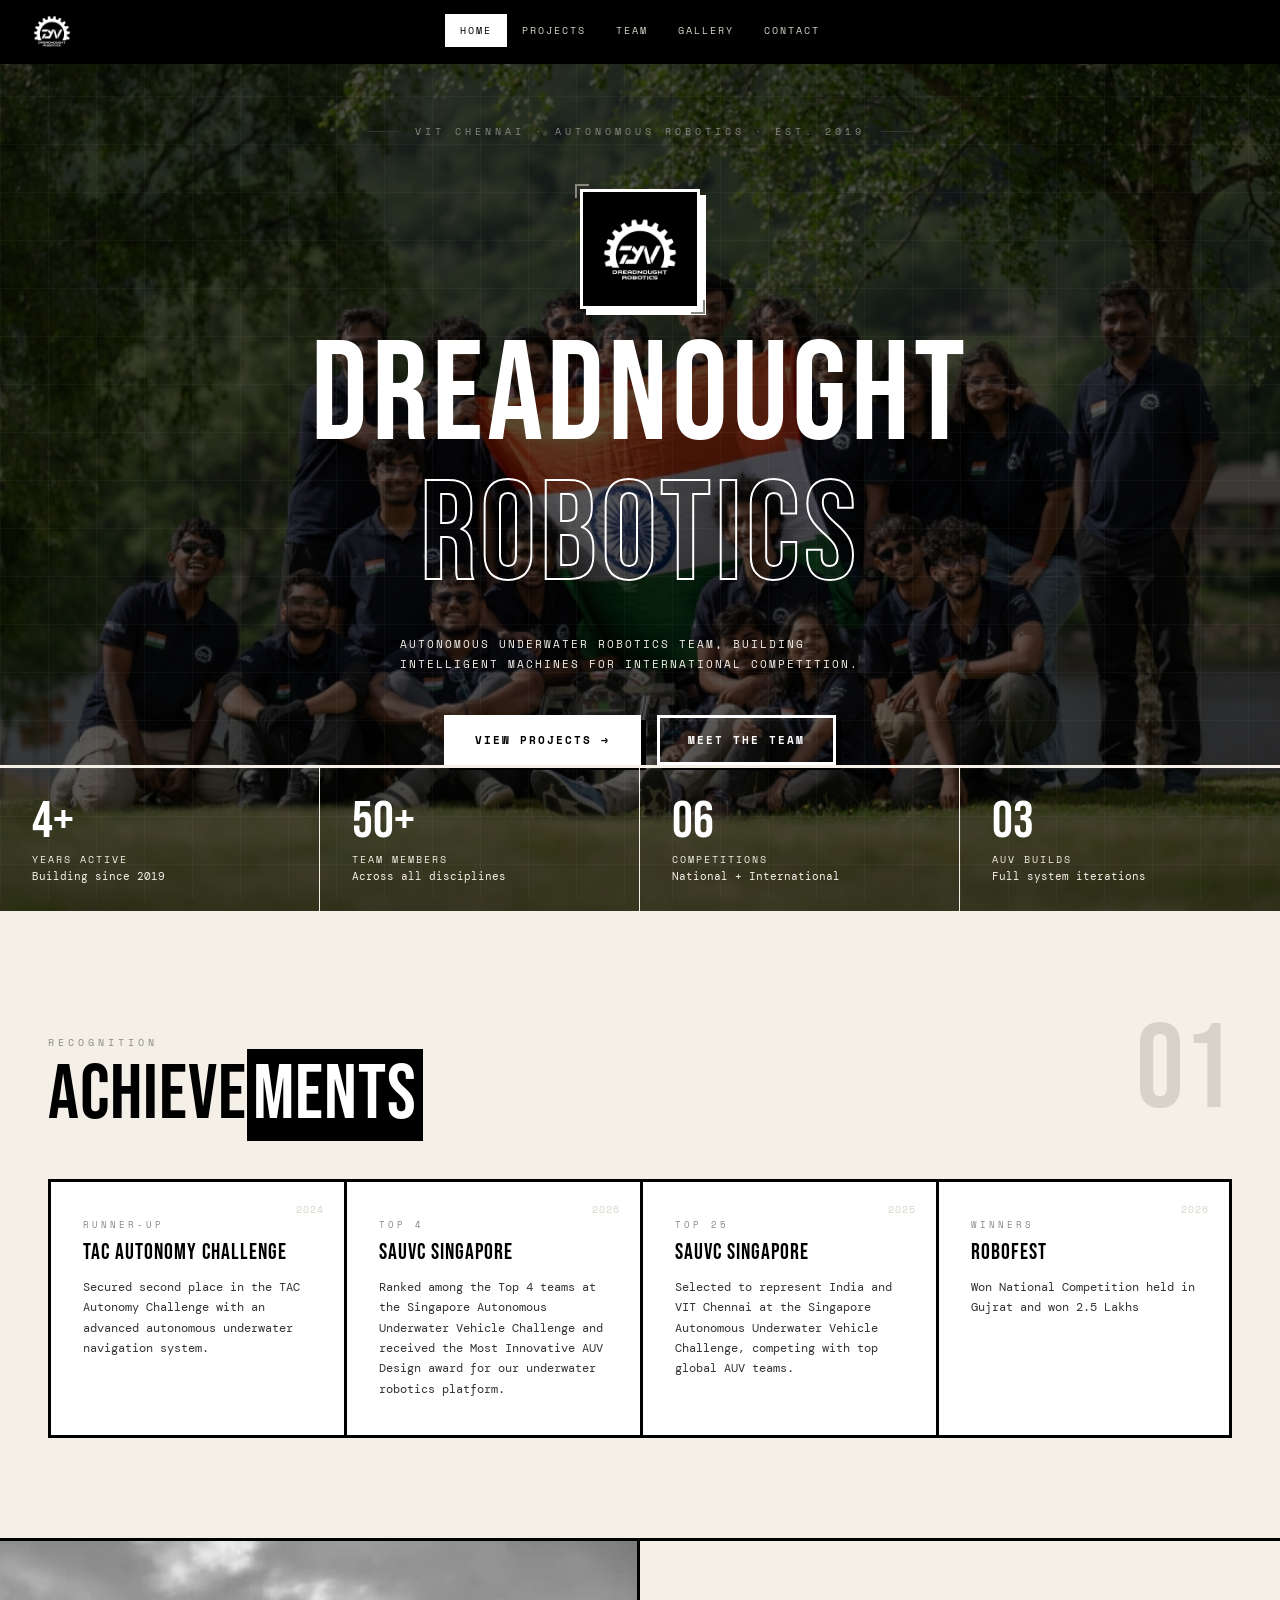
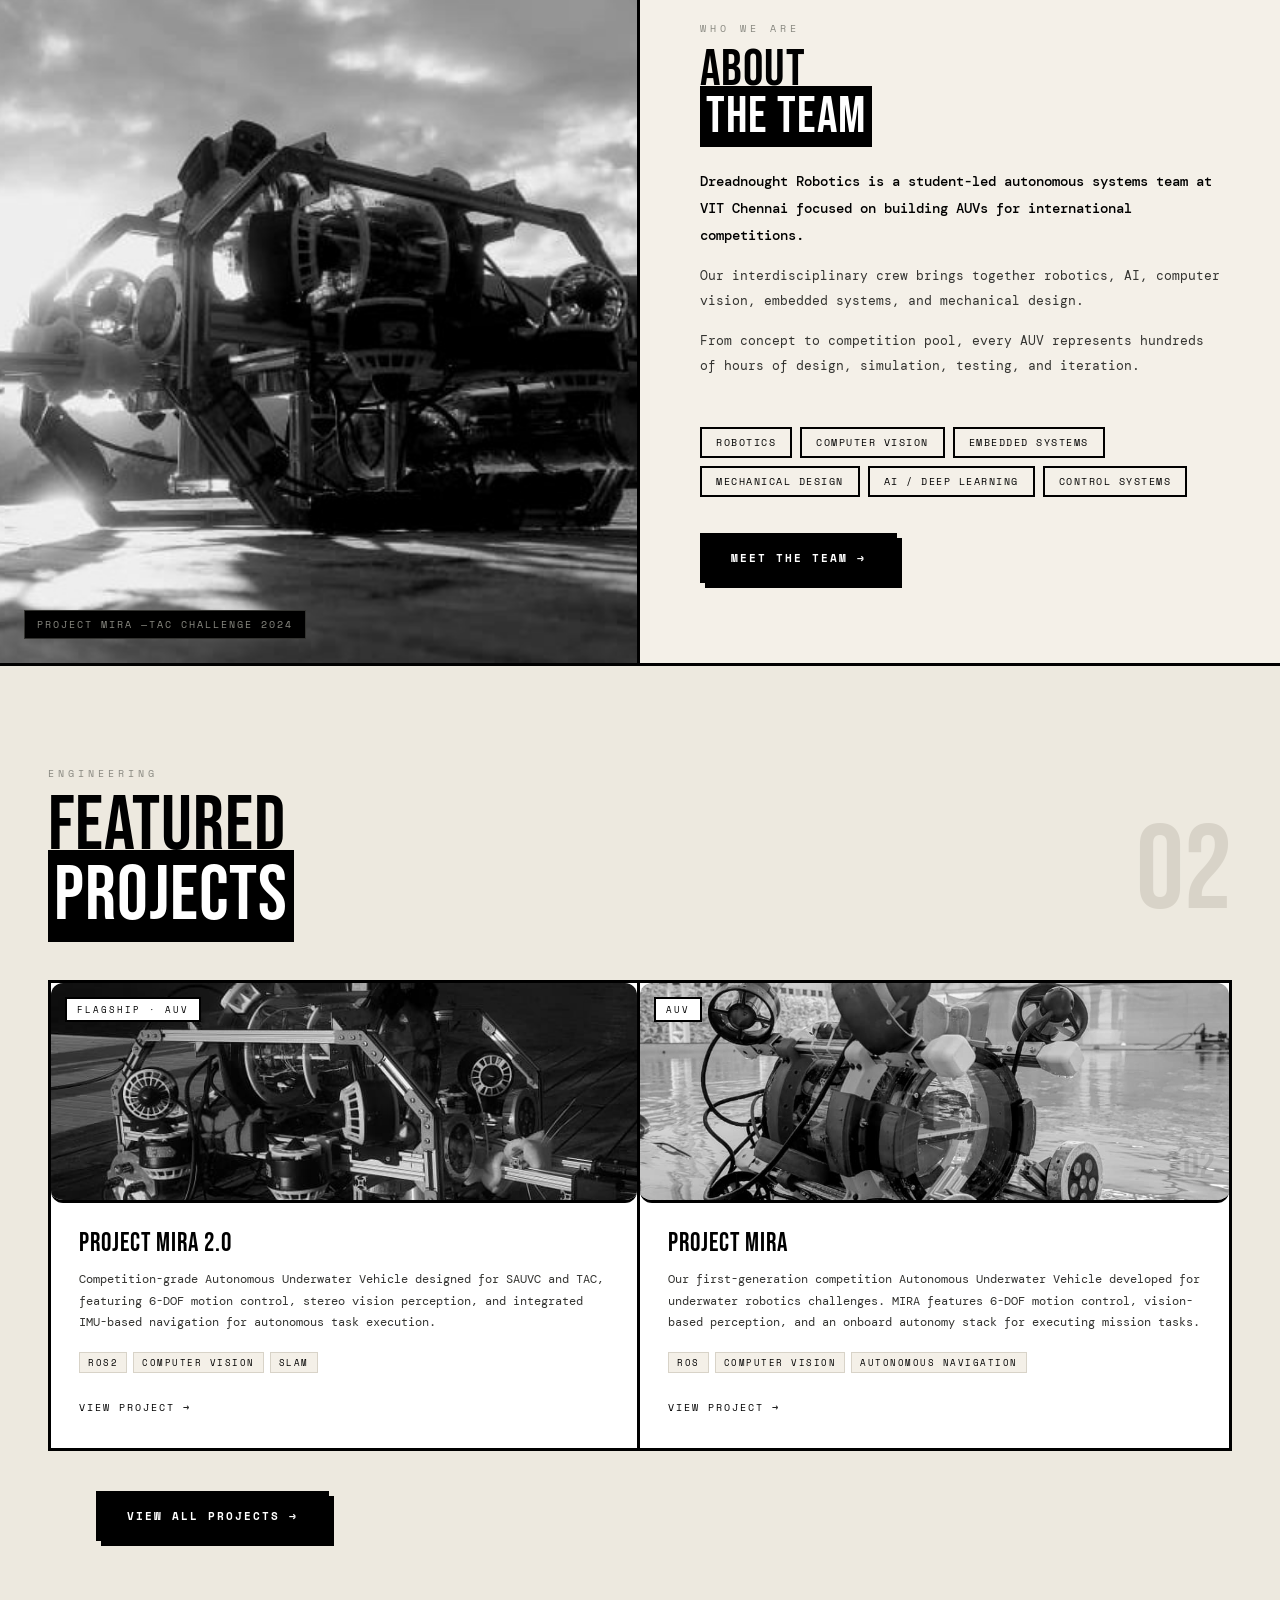
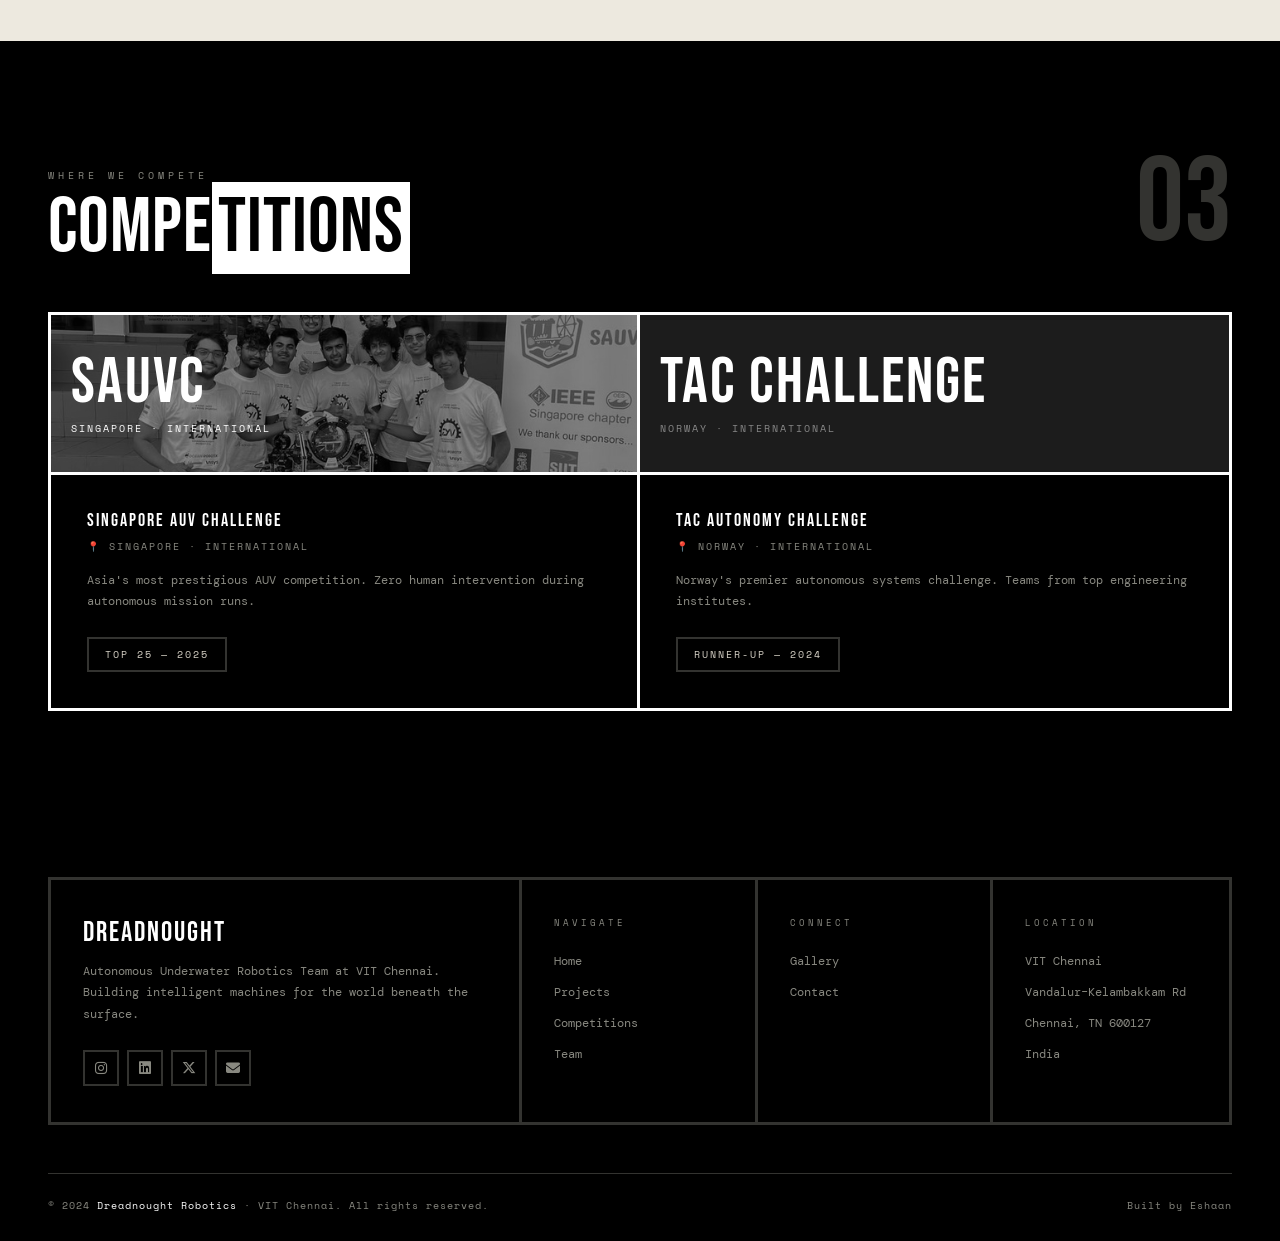
<file: index.html>
<!DOCTYPE html>
<html lang="en">
<head>
  <meta charset="UTF-8">
  <meta name="viewport" content="width=device-width, initial-scale=1.0">
  <title>DREADNOUGHT ROBOTICS</title>
  <link rel="stylesheet" href="https://cdnjs.cloudflare.com/ajax/libs/font-awesome/6.5.0/css/all.min.css">
  <link href="https://fonts.googleapis.com/css2?family=Space+Mono:ital,wght@0,400;0,700;1,400;1,700&family=Bebas+Neue&family=DM+Mono:ital,wght@0,300;0,400;0,500;1,300&display=swap" rel="stylesheet">
  <link rel="stylesheet" href="styles.css">
</head>
<body>

<!-- NAVBAR -->

<nav id="navbar">
  <div class="nav-logo" onclick="showPage('home')">
    <!-- <div class="nav-logo-mark">D</div> -->
    <!-- <div class="nav-logo-text">Dreadnought</div> -->

    <img src="assets/DNT Logo Remastered White.png" alt="Dreadnought Logo" style="height:40px;">
  </div>
  <ul class="nav-links">
    <li><a href="#" onclick="showPage('home')"         id="nav-home"         class="active">Home</a></li>
    <li><a href="#" onclick="showPage('projects')"     id="nav-projects">Projects</a></li>
    <!-- <li><a href="#" onclick="showPage('competitions')" id="nav-competitions">Competitions</a></li> -->
    <li><a href="#" onclick="showPage('team')"         id="nav-team">Team</a></li>
    <li><a href="#" onclick="showPage('gallery')"      id="nav-gallery">Gallery</a></li>
    <!-- <li><a href="#" onclick="showPage('sponsors')"     id="nav-sponsors">Sponsors</a></li> -->
    <li><a href="#" onclick="showPage('contact')"      id="nav-contact">Contact</a></li>
  </ul>

  <div class="hamburger" onclick="toggleMenu()">
    <span></span><span></span><span></span>
  </div>
</nav>

<div class="mobile-menu" id="mobile-menu">
  <a href="#" onclick="showPage('home');toggleMenu()">Home</a>
  <a href="#" onclick="showPage('projects');toggleMenu()">Projects</a>
  <!-- <a href="#" onclick="showPage('competitions');toggleMenu()">Competitions</a> -->

  <a href="#" onclick="showPage('team');toggleMenu()">Team</a>
  <a href="#" onclick="showPage('gallery');toggleMenu()">Gallery</a>
  <!-- <a href="#" onclick="showPage('sponsors');toggleMenu()">Sponsors</a> -->
  <a href="#" onclick="showPage('contact');toggleMenu()">Contact</a>
</div>


<!-- ============================================================
     HOME PAGE
     ============================================================ -->
<div id="page-home" class="page active">

  <!-- HERO -->
  <div class="hero">
    <div class="hero-center">
      <div class="hero-eyebrow">VIT Chennai &middot; Autonomous Robotics &middot; Est. 2019</div>
      <div class="hero-logo-block">
        <img src="assets/DNT Logo Remastered White.png" alt="DR Logo" style="width:80px; height:80px; object-fit:contain;">
      </div>
      <span class="hero-title-top">DREADNOUGHT</span>
      <span class="hero-title-bottom">ROBOTICS</span>
      <p class="hero-sub">Autonomous Underwater Robotics Team, Building intelligent machines for international competition.</p>
      <div class="hero-buttons">
        <button class="btn-brutal white" onclick="showPage('projects')">View Projects &rarr;</button>
        <button class="btn-brutal outline" onclick="showPage('team')">Meet the Team</button>
      </div>
    </div>
    <div class="hero-stats-bar">
      <div class="hero-stat-col">
        <div class="hero-stat-num">4+</div>
        <div class="hero-stat-label">Years Active</div>
        <div class="hero-stat-desc">Building since 2019</div>
      </div>
      <div class="hero-stat-col">
        <div class="hero-stat-num">50+</div>
        <div class="hero-stat-label">Team Members</div>
        <div class="hero-stat-desc">Across all disciplines</div>
      </div>
      <div class="hero-stat-col">
        <div class="hero-stat-num">06</div>
        <div class="hero-stat-label">Competitions</div>
        <div class="hero-stat-desc">National + International</div>
      </div>
      <div class="hero-stat-col">
        <div class="hero-stat-num">03</div>
        <div class="hero-stat-label">AUV Builds</div>
        <div class="hero-stat-desc">Full system iterations</div>
      </div>
    </div>
  </div>

  <!-- ACHIEVEMENTS -->
  <section class="achievements">
    <div class="section-inner">
      <div class="section-header">
        <div>
          <div class="section-label">Recognition</div>
          <div class="section-title">ACHIEVE<span class="inv">MENTS</span></div>
        </div>
        <div class="section-num">01</div>
      </div>
      <div class="achievements-grid">
        <div class="achievement-card">
          <div class="achievement-year">2024</div>
          <div class="achievement-rank">Runner-Up</div>
          <div class="achievement-title">TAC Autonomy Challenge</div>
          <div class="achievement-desc">Secured second place in the TAC Autonomy Challenge with an advanced autonomous underwater navigation system.</div>
        </div>
        <div class="achievement-card">
          <div class="achievement-year">2026</div>
          <div class="achievement-rank">Top 4</div>
          <div class="achievement-title">SAUVC Singapore</div>
          <div class="achievement-desc"> Ranked among the Top 4 teams at the Singapore Autonomous Underwater Vehicle Challenge and received the Most Innovative AUV Design award for our underwater robotics platform.</div>
        </div>
        <div class="achievement-card">
          <div class="achievement-year">2025</div>
          <div class="achievement-rank">Top 25</div>
          <div class="achievement-title">SAUVC Singapore</div>
          <div class="achievement-desc">Selected to represent India and VIT Chennai at the Singapore Autonomous Underwater Vehicle Challenge, competing with top global AUV teams.</div>
        </div>
        <div class="achievement-card">
          <div class="achievement-year">2026</div>
          <div class="achievement-rank">Winners</div>
          <div class="achievement-title">Robofest</div>
          <div class="achievement-desc">Won National Competition held in Gujrat and won 2.5 Lakhs</div>
        </div>
      </div>
    </div>
  </section>

  <!-- ABOUT -->
  <div class="about">
    <div class="about-img-side">
      <img src="assets/AUV-MIRA223.jpeg" alt="MIRA AUV 2023" style="width:100%; height:100%; object-fit:cover;">
      <div class="about-img-label">Project MIRA &mdash;TAC Challenge 2024</div>
    </div>
    <div class="about-content-side">
      <div class="section-label">Who We Are</div>
      <div class="section-title" style="font-size:clamp(40px,4vw,60px);margin-bottom:28px;">ABOUT<br><span class="inv">THE TEAM</span></div>
      <p class="about-text primary">Dreadnought Robotics is a student-led autonomous systems team at VIT Chennai focused on building AUVs for international competitions.</p>
      <p class="about-text">Our interdisciplinary crew brings together robotics, AI, computer vision, embedded systems, and mechanical design.</p>
      <p class="about-text">From concept to competition pool, every AUV represents hundreds of hours of design, simulation, testing, and iteration.</p>
      <div class="about-tags">
        <span class="about-tag">Robotics</span>
        <span class="about-tag">Computer Vision</span>
        <span class="about-tag">Embedded Systems</span>
        <span class="about-tag">Mechanical Design</span>
        <span class="about-tag">AI / Deep Learning</span>
        <span class="about-tag">Control Systems</span>
      </div>
      <div style="margin-top:36px;">
        <button class="btn-brutal dark" onclick="showPage('team')">Meet the Team &rarr;</button>
      </div>
    </div>
  </div>

  <!-- FEATURED PROJECTS -->
  <section class="projects-section">
    <div class="section-inner">
      <div class="section-header">
        <div>
          <div class="section-label">Engineering</div>
          <div class="section-title">FEATURED<br><span class="inv">PROJECTS</span></div>
        </div>
        <div class="section-num">02</div>
      </div>
    </div>
    <div class="projects-grid">
      <div class="project-card" onclick="showPage('projects')">
        <div class="project-img-neo">
          <img src="assets/MIRA2.jpeg" alt="Project MIRA 2.0 AUV">
          <div class="project-img-badge">Flagship · AUV</div>
          <div class="project-num">01</div>
        </div>
        <div class="project-content-inner">
          <div class="project-title">Project MIRA 2.0 </div>
          <div class="project-desc">Competition-grade Autonomous Underwater Vehicle designed for SAUVC and TAC, featuring 6-DOF motion control, stereo vision perception, and integrated IMU-based navigation for autonomous task execution.</div>
          <div class="project-tags"><span class="project-tag">ROS2</span><span class="project-tag">Computer Vision</span><span class="project-tag">SLAM</span></div>
          <a class="project-link">View Project &rarr;</a>
        </div>
      </div>
      <div class="project-card" onclick="showPage('projects')">
  <div class="project-img-neo">
    <img src="assets/MIRA1.jpeg" alt="Project MIRA AUV">
    <div class="project-img-badge">AUV</div>
    <div class="project-num">02</div>
  </div>

  <div class="project-content-inner">
    <div class="project-title">Project MIRA</div>

    <div class="project-desc">
      Our first-generation competition Autonomous Underwater Vehicle developed for underwater robotics challenges.
      MIRA features 6-DOF motion control, vision-based perception, and an onboard autonomy stack for executing mission tasks.
    </div>

    <div class="project-tags">
      <span class="project-tag">ROS</span>
      <span class="project-tag">Computer Vision</span>
      <span class="project-tag">Autonomous Navigation</span>
    </div>

    <a class="project-link">View Project &rarr;</a>
  </div>
</div>
    </div>
    <div style="padding:40px 48px 0; max-width:1280px; margin:0 auto;">
      <button class="btn-brutal dark" onclick="showPage('projects')">View All Projects &rarr;</button>
    </div>
  </section>

  <!-- COMPETITIONS PREVIEW -->
  <section class="competitions-section">
    <div class="section-inner">
      <div class="section-header">
        <div>
          <div class="section-label">Where We Compete</div>
          <div class="section-title" style="color:var(--white);">COMPE<span style="background:var(--white);color:var(--black);padding:0 6px;">TITIONS</span></div>
        </div>
        <div class="section-num" style="color:var(--grey-dark);">03</div>
      </div>
      <div class="competitions-grid">
        <div class="competition-card" onclick="showPage('competitions')">
          <div class="competition-header sauvc-bg">
            <div>
              <div class="competition-header-title">SAUVC</div>
              <div style="font-family:var(--font-mono);font-size:10px;letter-spacing:2px;color:var(--white);margin-top:6px;text-transform:uppercase;">
                Singapore · International
              </div>
            </div>
          </div>

  <div class="competition-content">
    <div class="competition-name">Singapore AUV Challenge</div>
    <div class="competition-location">&#x1F4CD; Singapore · International</div>
    <div class="competition-desc">Asia's most prestigious AUV competition. Zero human intervention during autonomous mission runs.</div>
    <div class="competition-result"> TOP 25 — 2025</div>
  </div>
</div>
        <div class="competition-card" onclick="showPage('competitions')">
          <div class="competition-header">
            <div>
              <div class="competition-header-title">TAC Challenge</div>
              <div style="font-family:var(--font-mono);font-size:10px;letter-spacing:2px;color:var(--grey-mid);margin-top:6px;text-transform:uppercase;">Norway &middot; International</div>
            </div>
          </div>
          <div class="competition-content">
            <div class="competition-name">TAC Autonomy Challenge</div>
            <div class="competition-location">&#x1F4CD; Norway &middot; International</div>
            <div class="competition-desc">Norway's premier autonomous systems challenge. Teams from top engineering institutes.</div>
            <div class="competition-result"> Runner-Up &mdash; 2024</div>
          </div>
        </div>
      </div>
    </div>
  </section>

  <!-- TEAM PREVIEW -->
  <!-- <section class="team-preview">
    <div class="section-inner">
      <div class="section-header">
        <div>
          <div class="section-label">The People</div>
          <div class="section-title">CORE<br><span class="inv">TEAM</span></div>
        </div>
        <div class="section-num">04</div>
      </div>
      <div class="team-preview-grid">
        <div class="team-card"><div class="team-avatar">&#x1F468;&#x200D;&#x1F4BB;</div><div class="team-name">Aryan Mehta</div><div class="team-role">Team Captain</div><div class="team-links"><div class="team-link-btn">in</div><div class="team-link-btn">gh</div></div></div>
        <div class="team-card"><div class="team-avatar">&#x1F469;&#x200D;&#x1F52C;</div><div class="team-name">Priya Nair</div><div class="team-role">AI &amp; CV Lead</div><div class="team-links"><div class="team-link-btn">in</div><div class="team-link-btn">gh</div></div></div>
        <div class="team-card"><div class="team-avatar">&#x1F468;&#x200D;&#x1F527;</div><div class="team-name">Karthik Rajan</div><div class="team-role">Mechanical Lead</div><div class="team-links"><div class="team-link-btn">in</div></div></div>
        <div class="team-card"><div class="team-avatar">&#x1F469;&#x200D;&#x1F4BB;</div><div class="team-name">Shreya Iyer</div><div class="team-role">Embedded Lead</div><div class="team-links"><div class="team-link-btn">in</div><div class="team-link-btn">gh</div></div></div>
        <div class="team-card"><div class="team-avatar">&#x1F468;&#x200D;&#x1F3EB;</div><div class="team-name">Dev Krishnan</div><div class="team-role">Software Arch.</div><div class="team-links"><div class="team-link-btn">in</div><div class="team-link-btn">gh</div></div></div>
        <div class="team-card"><div class="team-avatar">&#x1F469;&#x200D;&#x1F527;</div><div class="team-name">Ananya Sharma</div><div class="team-role">Controls Lead</div><div class="team-links"><div class="team-link-btn">in</div></div></div>
      </div>
      <div style="margin-top:40px;">
        <button class="btn-brutal dark" onclick="showPage('team')">View Full Team &rarr;</button>
      </div>
    </div>
  </section> -->

  <!-- FOOTER -->
  <footer>
    <div class="footer-grid">
      <div class="footer-col">
        <div class="footer-brand-name">DREADNOUGHT</div>
        <p class="footer-tagline">Autonomous Underwater Robotics Team at VIT Chennai. Building intelligent machines for the world beneath the surface.</p>
        <div class="footer-socials">

          <a href="https://www.instagram.com/dreadnoughtrobotics?utm_source=ig_web_button_share_sheet&igsh=ZDNlZDc0MzIxNw==" target="_blank" class="footer-social">
            <i class="fa-brands fa-instagram"></i>
          </a>
        
          <a href="https://www.linkedin.com/company/dreadnought-robotics/" target="_blank" class="footer-social">
            <i class="fa-brands fa-linkedin"></i>
          </a>
        
          <a href="https://x.com/YOUR_HANDLE" target="_blank" class="footer-social">
            <i class="fa-brands fa-x-twitter"></i>
          </a>
        
          <a href="/cdn-cgi/l/email-protection#5236203733363c3d27353a26203d303d263b312112243b2621262736373c267c33317c3b3c" class="footer-social">
            <i class="fa-solid fa-envelope"></i>
          </a>

</div>
      </div>
      <div class="footer-col">
        <div class="footer-col-title">Navigate</div>
        <ul class="footer-links">
          <li><a href="#" onclick="showPage('home')">Home</a></li>
          <li><a href="#" onclick="showPage('projects')">Projects</a></li>
          <li><a href="#" onclick="showPage('competitions')">Competitions</a></li>
          <li><a href="#" onclick="showPage('team')">Team</a></li>
        </ul>
      </div>
      <div class="footer-col">
        <div class="footer-col-title">Connect</div>
        <ul class="footer-links">
          <li><a href="#" onclick="showPage('gallery')">Gallery</a></li>
          <li><a href="#" onclick="showPage('contact')">Contact</a></li>
        </ul>
      </div>
      <div class="footer-col">
        <div class="footer-col-title">Location</div>
        <ul class="footer-links">
          <li><a href="#">VIT Chennai</a></li>
          <li><a href="#">Vandalur&ndash;Kelambakkam Rd</a></li>
          <li><a href="#">Chennai, TN 600127</a></li>
          <li><a href="#">India</a></li>
        </ul>
      </div>
    </div>
    <div class="footer-bottom">
      <div class="footer-copy">&copy; 2024 <span>Dreadnought Robotics</span> &middot; VIT Chennai. All rights reserved.</div>
      <div class="footer-copy" style="font-size:10px;">Built by Eshaan </div>
    </div>
  </footer>

</div><!-- /page-home -->


<!-- ============================================================
     PROJECTS PAGE
     ============================================================ -->
<div id="page-projects" class="page">
  <div class="page-banner">
    <div class="page-banner-sub">Engineering Work</div>
    <h1 class="page-banner-title">OUR <span class="stroke">PROJECTS</span></h1>
    <p class="page-banner-desc">Full AUV builds to specialized subsystem R&amp;D, each project advances our capability.</p>
    <div class="page-banner-num">02</div>
  </div>
  <div class="projects-page">
    <div class="projects-page-grid">
      <div class="proj-page-card">
        <div class="project-img-neo"><div class="project-img-neo-bg">AUV</div><div class="project-img-badge">Flagship</div><div class="project-num">01</div></div>
        <div class="project-content-inner">
          <div class="project-title">MIRA AUV</div>
          <div class="project-desc">8 thruster 6-DOF control, custom waterproof electronics, stereo vision, DVL-IMU navigation. Built for SAUVC tasks including gate navigation, buoy targeting, and torpedo firing.</div>
          <div class="project-tags"><span class="project-tag">ROS2</span><span class="project-tag">C++</span><span class="project-tag">Python</span><span class="project-tag">SLAM</span></div>
          <a class="project-link" href="#">GitHub &rarr;</a>
        </div>
      </div>
      <div class="proj-page-card">
        <div class="project-img-neo"><div class="project-img-neo-bg">ARM</div><div class="project-img-badge">Manipulation</div><div class="project-num">02</div></div>
        <div class="project-content-inner">
          <div class="project-title">Dexterous Arm</div>
          <div class="project-desc">7-DOF underwater manipulator with compliant force feedback. Custom servo controllers integrated with MIRA for competition manipulation challenges.</div>
          <div class="project-tags"><span class="project-tag">Servo Control</span><span class="project-tag">Force Sensing</span><span class="project-tag">MoveIt2</span></div>
          <a class="project-link" href="#">GitHub &rarr;</a>
        </div>
      </div>
      <div class="proj-page-card">
        <div class="project-img-neo"><div class="project-img-neo-bg">CV</div><div class="project-img-badge">AI / Vision</div><div class="project-num">03</div></div>
        <div class="project-content-inner">
          <div class="project-title">CV Detection Pipeline</div>
          <div class="project-desc">Real-time underwater detection and segmentation. Custom YOLOv8 models trained for gates, buoys, and markers in variable visibility conditions.</div>
          <div class="project-tags"><span class="project-tag">YOLOv8</span><span class="project-tag">PyTorch</span><span class="project-tag">OpenCV</span><span class="project-tag">TensorRT</span></div>
          <a class="project-link" href="#">GitHub &rarr;</a>
        </div>
      </div>
      <div class="proj-page-card">
        <div class="project-img-neo"><div class="project-img-neo-bg">NAV</div><div class="project-img-badge">Navigation</div><div class="project-num">04</div></div>
        <div class="project-content-inner">
          <div class="project-title">Navigation Stack</div>
          <div class="project-desc">Sensor fusion combining DVL velocity, IMU orientation, pressure depth. Extended Kalman Filter with &lt;5cm position accuracy.</div>
          <div class="project-tags"><span class="project-tag">EKF</span><span class="project-tag">DVL</span><span class="project-tag">IMU Fusion</span></div>
          <a class="project-link" href="#">GitHub &rarr;</a>
        </div>
      </div>
      <div class="proj-page-card">
        <div class="project-img-neo"><div class="project-img-neo-bg">PCB</div><div class="project-img-badge">Hardware</div><div class="project-num">05</div></div>
        <div class="project-content-inner">
          <div class="project-title">Power &amp; Electronics PCB</div>
          <div class="project-desc">Custom power distribution and control board. LiPo BMS, thruster ESC control, kill switch, leak detection, and full sensor data logging.</div>
          <div class="project-tags"><span class="project-tag">PCB Design</span><span class="project-tag">KiCad</span><span class="project-tag">STM32</span><span class="project-tag">BMS</span></div>
          <a class="project-link" href="#">GitHub &rarr;</a>
        </div>
      </div>
      <div class="proj-page-card">
        <div class="project-img-neo"><div class="project-img-neo-bg">SIM</div><div class="project-img-badge">Simulation</div><div class="project-num">06</div></div>
        <div class="project-content-inner">
          <div class="project-title">Gazebo Simulation</div>
          <div class="project-desc">High-fidelity Gazebo environment for MIRA testing. Hydrodynamic modeling, underwater rendering, and full sensor simulation for pre-pool validation.</div>
          <div class="project-tags"><span class="project-tag">Gazebo</span><span class="project-tag">ROS2</span><span class="project-tag">URDF</span><span class="project-tag">Hydrodynamics</span></div>
          <a class="project-link" href="#">GitHub &rarr;</a>
        </div>
      </div>
    </div>
  </div>
  <footer><div class="footer-bottom" style="border-top:none;"><div class="footer-copy">&copy; 2024 <span>Dreadnought Robotics</span></div><a href="#" onclick="showPage('home')" style="font-family:var(--font-mono);font-size:10px;color:var(--grey-mid);">&larr; Home</a></div></footer>
</div><!-- /page-projects -->


<!-- ============================================================
     COMPETITIONS PAGE
     ============================================================ -->
<div id="page-competitions" class="page">
  <div class="page-banner">
    <div class="page-banner-sub">Where We Compete</div>
    <h1 class="page-banner-title"><span class="stroke">COMPE</span>TITIONS</h1>
    <p class="page-banner-desc">Representing VIT Chennai on international and national stages against the best in the world.</p>
    <div class="page-banner-num">03</div>
  </div>
  <div class="comp-page">
    <div class="comp-block">
      <div class="comp-block-header">
        <div>
          <div class="comp-block-title">SAUVC</div>
          <div class="comp-block-subtitle">Singapore Autonomous Underwater Vehicle Challenge</div>
        </div>
        <div style="font-family:var(--font-display);font-size:80px;color:rgba(255,255,255,0.12);">&#x1F30A;</div>
      </div>
      <div class="comp-block-body">
        <div class="comp-block-left">
          <div class="comp-result-tag">&#x2713; Selected to Compete &mdash; 2023</div>
          <div class="comp-info-row"><div class="comp-info-label">Full Name</div><div class="comp-info-value">Singapore Autonomous Underwater Vehicle Challenge</div></div>
          <div class="comp-info-row"><div class="comp-info-label">Location</div><div class="comp-info-value">Singapore &middot; Annual International Competition</div></div>
          <div class="comp-info-row"><div class="comp-info-label">About</div><div class="comp-info-value">Asia's most prestigious AUV competition. Teams from universities globally must complete all missions fully autonomously, zero human intervention during runs.</div></div>
        </div>
        <div class="comp-block-right">
          <div class="comp-tasks-title">Competition Tasks</div>
          <ul class="comp-tasks-list">
            <li class="comp-task-item">Gate Navigation</li>
            <li class="comp-task-item">Buoy Targeting &amp; Touching</li>
            <li class="comp-task-item">Torpedo Firing</li>
            <li class="comp-task-item">Object Dropping into Bins</li>
            <li class="comp-task-item">Acoustic Homing</li>
            <li class="comp-task-item">Position Hold</li>
          </ul>
        </div>
      </div>
    </div>
    <div class="comp-block" style="margin-top:32px;">
      <div class="comp-block-header">
        <div>
          <div class="comp-block-title">TAC</div>
          <div class="comp-block-subtitle">TAC Autonomy Challenge &mdash; India</div>
        </div>
        <div style="font-family:var(--font-display);font-size:80px;color:rgba(255,255,255,0.12);">&#x2699;&#xFE0F;</div>
      </div>
      <div class="comp-block-body">
        <div class="comp-block-left">
          <div class="comp-result-tag">&#x1F948; Runner-Up &mdash; 2023</div>
          <div class="comp-info-row"><div class="comp-info-label">Full Name</div><div class="comp-info-value">TAC Autonomy Challenge</div></div>
          <div class="comp-info-row"><div class="comp-info-label">Location</div><div class="comp-info-value">India &middot; Annual National Competition</div></div>
          <div class="comp-info-row"><div class="comp-info-label">About</div><div class="comp-info-value">India's premier autonomous systems challenge. Attracts teams from IITs, NITs, and top engineering institutions. Dreadnought secured Runner-Up in the underwater category in 2023.</div></div>
        </div>
        <div class="comp-block-right">
          <div class="comp-tasks-title">Competition Tasks</div>
          <ul class="comp-tasks-list">
            <li class="comp-task-item">Autonomous Navigation</li>
            <li class="comp-task-item">Underwater Object Detection</li>
            <li class="comp-task-item">Waypoint Following</li>
            <li class="comp-task-item">System Integration Judging</li>
          </ul>
        </div>
      </div>
    </div>
  </div>
  <footer><div class="footer-bottom" style="border-top:none;"><div class="footer-copy">&copy; 2024 <span>Dreadnought Robotics</span></div><a href="#" onclick="showPage('home')" style="font-family:var(--font-mono);font-size:10px;color:var(--grey-mid);">&larr; Home</a></div></footer>
</div><!-- /page-competitions -->


<!-- ============================================================
     TEAM PAGE
     ============================================================ -->
<div id="page-team" class="page">
  <div class="page-banner">
    <div class="page-banner-sub">The People</div>
    <h1 class="page-banner-title">THE <span class="stroke">TEAM</span></h1>
    <p class="page-banner-desc">50+ engineers, researchers, and builders united by a shared obsession with autonomous systems.</p>
    <div class="page-banner-num">04</div>
  </div>
  <div class="team-page-content">
    <div class="team-divider">
      <div class="team-divider-title">Core Board</div>
      <div class="team-divider-badge">Leadership &middot; 5 Members</div>
    </div>
    <div class="team-page-grid">
      <div class="team-card-page"><div class="team-avatar" style="width:80px;height:80px;font-size:32px;margin-bottom:16px;">&#x1F468;&#x200D;&#x1F4BB;</div><div class="team-name">Aryan Mehta</div><div class="team-role">Team Captain</div><div class="team-links"><div class="team-link-btn">in</div><div class="team-link-btn">gh</div></div></div>
      <div class="team-card-page"><div class="team-avatar" style="width:80px;height:80px;font-size:32px;margin-bottom:16px;">&#x1F469;&#x200D;&#x1F52C;</div><div class="team-name">Priya Nair</div><div class="team-role">AI &amp; CV Lead</div><div class="team-links"><div class="team-link-btn">in</div><div class="team-link-btn">gh</div></div></div>
      <div class="team-card-page"><div class="team-avatar" style="width:80px;height:80px;font-size:32px;margin-bottom:16px;">&#x1F468;&#x200D;&#x1F527;</div><div class="team-name">Karthik Rajan</div><div class="team-role">Mechanical Lead</div><div class="team-links"><div class="team-link-btn">in</div></div></div>
      <div class="team-card-page"><div class="team-avatar" style="width:80px;height:80px;font-size:32px;margin-bottom:16px;">&#x1F469;&#x200D;&#x1F4BB;</div><div class="team-name">Shreya Iyer</div><div class="team-role">Embedded Lead</div><div class="team-links"><div class="team-link-btn">in</div><div class="team-link-btn">gh</div></div></div>
      <div class="team-card-page"><div class="team-avatar" style="width:80px;height:80px;font-size:32px;margin-bottom:16px;">&#x1F468;&#x200D;&#x1F3EB;</div><div class="team-name">Dev Krishnan</div><div class="team-role">Software Arch.</div><div class="team-links"><div class="team-link-btn">in</div><div class="team-link-btn">gh</div></div></div>
    </div>
    <div class="team-divider" style="margin-top:48px;">
      <div class="team-divider-title">Board Members</div>
      <div class="team-divider-badge">Domain Leads &middot; 6 Members</div>
    </div>
    <div class="team-page-grid">
      <div class="team-card-page"><div class="team-avatar" style="width:72px;height:72px;font-size:26px;margin-bottom:14px;">&#x1F469;&#x200D;&#x1F527;</div><div class="team-name">Ananya Sharma</div><div class="team-role">Controls Lead</div><div class="team-links"><div class="team-link-btn">in</div></div></div>
      <div class="team-card-page"><div class="team-avatar" style="width:72px;height:72px;font-size:26px;margin-bottom:14px;">&#x1F468;&#x200D;&#x1F3A8;</div><div class="team-name">Rohan Pillai</div><div class="team-role">CAD &amp; Design Lead</div><div class="team-links"><div class="team-link-btn">in</div></div></div>
      <div class="team-card-page"><div class="team-avatar" style="width:72px;height:72px;font-size:26px;margin-bottom:14px;">&#x1F469;&#x200D;&#x1F52C;</div><div class="team-name">Meera Subramanian</div><div class="team-role">Navigation Lead</div><div class="team-links"><div class="team-link-btn">in</div><div class="team-link-btn">gh</div></div></div>
      <div class="team-card-page"><div class="team-avatar" style="width:72px;height:72px;font-size:26px;margin-bottom:14px;">&#x1F468;&#x200D;&#x1F4BC;</div><div class="team-name">Vishal Kumar</div><div class="team-role">Operations</div><div class="team-links"><div class="team-link-btn">in</div></div></div>
      <div class="team-card-page"><div class="team-avatar" style="width:72px;height:72px;font-size:26px;margin-bottom:14px;">&#x1F469;&#x200D;&#x1F4BC;</div><div class="team-name">Neha Varma</div><div class="team-role">Sponsorship Lead</div><div class="team-links"><div class="team-link-btn">in</div></div></div>
      <div class="team-card-page"><div class="team-avatar" style="width:72px;height:72px;font-size:26px;margin-bottom:14px;">&#x1F468;&#x200D;&#x1F52C;</div><div class="team-name">Akash Reddy</div><div class="team-role">Electronics Lead</div><div class="team-links"><div class="team-link-btn">in</div><div class="team-link-btn">gh</div></div></div>
    </div>
    <div class="team-divider" style="margin-top:48px;">
      <div class="team-divider-title">Members</div>
      <div class="team-divider-badge">Full Team &middot; 40+ Members</div>
    </div>
    <div class="team-page-grid">
      <div class="team-card-page"><div class="team-avatar" style="width:60px;height:60px;font-size:20px;margin-bottom:12px;">&#x1F464;</div><div class="team-name">Rahul Singh</div><div class="team-role">Software Dev</div><div class="team-links"><div class="team-link-btn">gh</div></div></div>
      <div class="team-card-page"><div class="team-avatar" style="width:60px;height:60px;font-size:20px;margin-bottom:12px;">&#x1F464;</div><div class="team-name">Kavya Menon</div><div class="team-role">CV Engineer</div><div class="team-links"><div class="team-link-btn">in</div></div></div>
      <div class="team-card-page"><div class="team-avatar" style="width:60px;height:60px;font-size:20px;margin-bottom:12px;">&#x1F464;</div><div class="team-name">Siddharth Joshi</div><div class="team-role">Mech. Eng.</div><div class="team-links"><div class="team-link-btn">in</div></div></div>
      <div class="team-card-page"><div class="team-avatar" style="width:60px;height:60px;font-size:20px;margin-bottom:12px;">&#x1F464;</div><div class="team-name">Tanvi Patel</div><div class="team-role">Embedded Dev</div><div class="team-links"><div class="team-link-btn">gh</div></div></div>
      <div class="team-card-page"><div class="team-avatar" style="width:60px;height:60px;font-size:20px;margin-bottom:12px;">&#x1F464;</div><div class="team-name">Aditya Rao</div><div class="team-role">Control Systems</div><div class="team-links"><div class="team-link-btn">in</div></div></div>
      <div class="team-card-page"><div class="team-avatar" style="width:60px;height:60px;font-size:20px;margin-bottom:12px;">&#x1F464;</div><div class="team-name">Ishaan Kapoor</div><div class="team-role">Simulation Eng.</div><div class="team-links"><div class="team-link-btn">gh</div></div></div>
      <div class="team-card-page"><div class="team-avatar" style="width:60px;height:60px;font-size:20px;margin-bottom:12px;">&#x1F464;</div><div class="team-name">Riya Desai</div><div class="team-role">PCB Design</div><div class="team-links"><div class="team-link-btn">in</div></div></div>
      <div class="team-card-page"><div class="team-avatar" style="width:60px;height:60px;font-size:20px;margin-bottom:12px;">&#x1F464;</div><div class="team-name">Vikram Nair</div><div class="team-role">ML Engineer</div><div class="team-links"><div class="team-link-btn">gh</div></div></div>
    </div>
  </div>
  <footer><div class="footer-bottom" style="border-top:none;"><div class="footer-copy">&copy; 2024 <span>Dreadnought Robotics</span></div><a href="#" onclick="showPage('home')" style="font-family:var(--font-mono);font-size:10px;color:var(--grey-mid);">&larr; Home</a></div></footer>
</div><!-- /page-team -->


<!-- ============================================================
     GALLERY PAGE
     ============================================================ -->
<div id="page-gallery" class="page">
  <div class="page-banner">
    <div class="page-banner-sub">Visual Archive</div>
    <h1 class="page-banner-title">THE <span class="stroke">GALLERY</span></h1>
    <p class="page-banner-desc">Competitions, pool tests, workshops, and the moments that define Dreadnought Robotics.</p>
    <div class="page-banner-num">05</div>
  </div>
  <div class="gallery-page">
    <div class="gallery-tabs">
      <div class="gallery-tab active" onclick="filterGallery('all', this)">All</div>
      <div class="gallery-tab" onclick="filterGallery('competition', this)">Competitions</div>
      <div class="gallery-tab" onclick="filterGallery('robot', this)">Robots</div>
      <div class="gallery-tab" onclick="filterGallery('team', this)">Team</div>
      <div class="gallery-tab" onclick="filterGallery('testing', this)">Testing</div>
    </div>
    <div class="gallery-grid">
      <div class="gallery-item span-2" data-cat="competition"><div class="gallery-item-bg">SAUVC</div><div class="gallery-item-num">01</div><div class="gallery-item-label">SAUVC 2023 &middot; Singapore Competition</div></div>
      <div class="gallery-item span-row" data-cat="robot"><div class="gallery-item-bg">MIRA</div><div class="gallery-item-num">02</div><div class="gallery-item-label">MIRA AUV &middot; Final Build</div></div>
      <div class="gallery-item" data-cat="testing"><div class="gallery-item-bg">TEST</div><div class="gallery-item-num">03</div><div class="gallery-item-label">Pool Testing Session</div></div>
      <div class="gallery-item" data-cat="team"><div class="gallery-item-bg">TEAM</div><div class="gallery-item-num">04</div><div class="gallery-item-label">Team Photograph 2023</div></div>
      <div class="gallery-item" data-cat="competition"><div class="gallery-item-bg">TAC</div><div class="gallery-item-num">05</div><div class="gallery-item-label">TAC &middot; Runner-Up Ceremony</div></div>
      <div class="gallery-item" data-cat="robot"><div class="gallery-item-bg">ARM</div><div class="gallery-item-num">06</div><div class="gallery-item-label">Robotic Arm &middot; Test Rig</div></div>
      <div class="gallery-item span-2" data-cat="testing"><div class="gallery-item-bg">BUILD</div><div class="gallery-item-num">07</div><div class="gallery-item-label">Workshop &middot; Electronics Assembly</div></div>
      <div class="gallery-item" data-cat="team"><div class="gallery-item-bg">NEW</div><div class="gallery-item-num">08</div><div class="gallery-item-label">Induction Day &middot; New Members 2024</div></div>
    </div>
  </div>
  <footer><div class="footer-bottom" style="border-top:none;"><div class="footer-copy">&copy; 2024 <span>Dreadnought Robotics</span></div><a href="#" onclick="showPage('home')" style="font-family:var(--font-mono);font-size:10px;color:var(--grey-mid);">&larr; Home</a></div></footer>
</div><!-- /page-gallery -->


<!-- ============================================================
     SPONSORS PAGE
     ============================================================ -->
<div id="page-sponsors" class="page">
  <div class="page-banner">
    <div class="page-banner-sub">Our Partners</div>
    <h1 class="page-banner-title">OUR <span class="stroke">SPONSORS</span></h1>
    <p class="page-banner-desc">The organizations that make our work possible. Their support enables us to compete and build.</p>
    <div class="page-banner-num">06</div>
  </div>
  <div class="sponsors-page">
    <div class="sponsors-tier">
      <div class="tier-header"><div class="tier-badge tier-gold-bg">Gold Partners</div><div class="tier-desc">Primary sponsors &middot; Maximum visibility</div></div>
      <div class="sponsors-grid">
        <div class="sponsor-card lg"><div class="sponsor-logo">&#x1F3ED;</div><div class="sponsor-name">Sponsor Co.</div></div>
        <div class="sponsor-card lg"><div class="sponsor-logo">&#x2699;&#xFE0F;</div><div class="sponsor-name">Tech Systems</div></div>
        <div class="sponsor-card lg"><div class="sponsor-logo">&#x1F52C;</div><div class="sponsor-name">Research Labs</div></div>
      </div>
    </div>
    <div class="sponsors-tier">
      <div class="tier-header"><div class="tier-badge tier-silver-bg">Silver Partners</div><div class="tier-desc">Secondary sponsors &middot; High visibility</div></div>
      <div class="sponsors-grid">
        <div class="sponsor-card md"><div class="sponsor-logo">&#x1F4BB;</div><div class="sponsor-name">DevTech</div></div>
        <div class="sponsor-card md"><div class="sponsor-logo">&#x1F50C;</div><div class="sponsor-name">ElectroParts</div></div>
        <div class="sponsor-card md"><div class="sponsor-logo">&#x1F6E0;</div><div class="sponsor-name">Fabricate</div></div>
        <div class="sponsor-card md"><div class="sponsor-logo">&#x1F4E1;</div><div class="sponsor-name">SignalCo</div></div>
      </div>
    </div>
    <div class="sponsors-tier">
      <div class="tier-header"><div class="tier-badge tier-bronze-bg">Community Partners</div><div class="tier-desc">In-kind &amp; community support</div></div>
      <div class="sponsors-grid">
        <div class="sponsor-card sm"><div class="sponsor-logo">&#x1F91D;</div><div class="sponsor-name">Partner A</div></div>
        <div class="sponsor-card sm"><div class="sponsor-logo">&#x1F91D;</div><div class="sponsor-name">Partner B</div></div>
        <div class="sponsor-card sm"><div class="sponsor-logo">&#x1F91D;</div><div class="sponsor-name">Partner C</div></div>
        <div class="sponsor-card sm"><div class="sponsor-logo">&#x1F91D;</div><div class="sponsor-name">Partner D</div></div>
      </div>
    </div>
    <div class="sponsor-cta">
      <div class="sponsor-cta-title">Become a Sponsor</div>
      <div class="sponsor-cta-desc">Support the next generation of autonomous underwater systems engineers. Get visibility at international competitions.</div>
      <button class="btn-brutal white" onclick="showPage('contact')">Get in Touch &rarr;</button>
    </div>
  </div>
  <footer><div class="footer-bottom" style="border-top:none;"><div class="footer-copy">&copy; 2024 <span>Dreadnought Robotics</span></div><a href="#" onclick="showPage('home')" style="font-family:var(--font-mono);font-size:10px;color:var(--grey-mid);">&larr; Home</a></div></footer>
</div><!-- /page-sponsors -->


<!-- ============================================================
     CONTACT PAGE
     ============================================================ -->
<div id="page-contact" class="page">
  <div class="page-banner">
    <div class="page-banner-sub">Reach Us</div>
    <h1 class="page-banner-title">GET IN <span class="stroke">TOUCH</span></h1>
    <p class="page-banner-desc">Find us on socials or drop us an email, we'd love to hear from you.</p>
    <div class="page-banner-num">07</div>
  </div>
  <div class="contact-page">
    <div class="contact-socials-grid">
      <a href="mailto:dreadnought.robotics@vit.ac.in" class="contact-social-card">
        <div class="contact-social-icon"><i class="fa-solid fa-envelope"></i></div>
        <div class="contact-social-label">Email</div>
        <div class="contact-social-value">dreadnought.robotics@vit.ac.in</div>
        <div class="contact-social-handle">Official team email</div>
      </a>
      <a href="https://www.instagram.com/dreadnoughtrobotics" target="_blank" class="contact-social-card">
        <div class="contact-social-icon"><i class="fa-brands fa-instagram"></i></div>
        <div class="contact-social-label">Instagram</div>
        <div class="contact-social-value">@dreadnoughtrobotics</div>
        <div class="contact-social-handle">Updates &amp; behind the scenes</div>
      </a>
      <a href="https://www.linkedin.com/company/dreadnought-robotics/" target="_blank" class="contact-social-card">
        <div class="contact-social-icon"><i class="fa-brands fa-linkedin"></i></div>
        <div class="contact-social-label">LinkedIn</div>
        <div class="contact-social-value">Dreadnought Robotics VIT</div>
        <div class="contact-social-handle">Professional updates &amp; recruitment</div>
      </a>
    </div>
  </div>
  <footer><div class="footer-bottom" style="border-top:none;"><div class="footer-copy">&copy; 2024 <span>Dreadnought Robotics</span></div><a href="#" onclick="showPage('home')" style="font-family:var(--font-mono);font-size:10px;color:var(--grey-mid);">&larr; Home</a></div></footer>
</div><!-- /page-contact -->        
</div><!-- /pages-container -->
<script src="main.js"></script>
</body> 
</html>
</file>
<file: styles.css>
/* ============================================================
   DREADNOUGHT ROBOTICS — styles.css
   Neobrutalist B&W Theme
   ============================================================ */

/* ── TOKENS ─────────────────────────────────────────────── */
:root {
  --black: #000000;
  --white: #ffffff;
  --off-white: #f4f0e8;
  --paper: #ede9df;
  --grey-light: #d8d3c8;
  --grey-mid: #888880;
  --grey-dark: #333330;
  --shadow: 5px 5px 0px #000;
  --shadow-lg: 8px 8px 0px #000;
  --shadow-xl: 12px 12px 0px #000;
  --shadow-hover: 2px 2px 0px #000;
  --border: 2px solid #000;
  --border-thick: 3px solid #000;
  --font-display: 'Bebas Neue', sans-serif;
  --font-mono: 'Space Mono', monospace;
  --font-body: 'DM Mono', monospace;
}

/* ── RESET ───────────────────────────────────────────────── */
*, *::before, *::after { box-sizing: border-box; margin: 0; padding: 0; }
html { scroll-behavior: smooth; }
body {
  background: var(--off-white);
  color: var(--black);
  font-family: var(--font-body);
  overflow-x: hidden;
  cursor: crosshair;
}
a { color: inherit; text-decoration: none; }
img { max-width: 100%; display: block; }
button { cursor: crosshair; border: none; background: none; font-family: inherit; }
::-webkit-scrollbar { width: 8px; }
::-webkit-scrollbar-track { background: var(--off-white); border-left: 2px solid var(--black); }
::-webkit-scrollbar-thumb { background: var(--black); }

/* ── PAGE SYSTEM ─────────────────────────────────────────── */
.page { display: none; min-height: 100vh; }
.page.active { display: block; }

/* ── NAVBAR ──────────────────────────────────────────────── */
nav {
  position: fixed; top: 0; left: 0; right: 0; z-index: 1000;
  height: 64px; display: grid; grid-template-columns: 1fr auto 1fr; align-items: center;
  padding: 0 32px; background: var(--black); border-bottom: 3px solid var(--black);
}
.nav-logo { display: flex; align-items: center; gap: 12px; cursor: pointer; }
.nav-logo-mark {
  width: 36px; height: 36px; background: var(--white);
  display: flex; align-items: center; justify-content: center;
  font-family: var(--font-display); font-size: 22px; color: var(--black);
}
.nav-logo-text {
  font-family: var(--font-display); font-size: 22px;
  letter-spacing: 3px; color: var(--white); line-height: 1;
}
.nav-links {
  display: flex; align-items: center; list-style: none; margin: 0; justify-content: center;
}
.nav-links a {
  font-family: var(--font-mono);
  font-size: 10px;
  letter-spacing: 2px;
  text-transform: uppercase;
  color: var(--grey-light);
  padding: 8px 14px;
  border: 1px solid transparent;
  transition: all 0.1s;
  display: block;
  will-change: background-color , color;
}
.nav-links a:hover, 
.nav-links a.active {
  color: var(--black);
  background: var(--white); 
  border-color: var(--white);
}
.nav-cta {
  font-family: var(--font-mono); font-size: 10px; letter-spacing: 2px;
  text-transform: uppercase; color: var(--black); background: var(--white);
  padding: 10px 20px; border: 2px solid var(--white); font-weight: 700; transition: all 0.1s;
}
.nav-cta:hover { transform: translate(-2px,-2px); box-shadow: 4px 4px 0 rgba(255,255,255,0.3); }
.hamburger { display: none; flex-direction: column; gap: 5px; cursor: crosshair; }
.hamburger span { width: 26px; height: 2px; background: var(--white); }
.mobile-menu {
  display: none; position: fixed; top: 64px; left: 0; right: 0; z-index: 999;
  background: var(--black); border-bottom: 3px solid var(--black);
  padding: 12px 20px; flex-direction: column; gap: 2px;
}
.mobile-menu.open { display: flex; }
.mobile-menu a {
  font-family: var(--font-mono); font-size: 11px; letter-spacing: 2px;
  text-transform: uppercase; color: var(--grey-light); padding: 12px 16px;
  border: 1px solid transparent; transition: all 0.1s;
}
.mobile-menu a:hover { color: var(--black); background: var(--white); }

/* ── HERO ────────────────────────────────────────────────── */
.hero {
  min-height: 100vh; padding-top: 64px;
  background: linear-gradient(rgba(0,0,0,0.65), rgba(0,0,0,0.65)),
              url('assets/hero-bg.jpg') center/cover no-repeat;
}
.hero::before {
  content: ''; position: absolute; inset: 0; pointer-events: none;
  background-image:
    linear-gradient(rgba(255,255,255,0.03) 1px, transparent 1px),
    linear-gradient(90deg, rgba(255,255,255,0.03) 1px, transparent 1px);
  background-size: 48px 48px;
}
.hero-center {
  position: relative; z-index: 2;
  display: flex; flex-direction: column; align-items: center;
  padding: 60px 40px 0;
}
.hero-eyebrow {
  font-family: var(--font-mono); font-size: 10px; letter-spacing: 4px;
  text-transform: uppercase; color: var(--grey-mid); margin-bottom: 32px;
  display: flex; align-items: center; gap: 16px;
}
.hero-eyebrow::before, .hero-eyebrow::after {
  content: ''; display: inline-block; width: 32px; height: 1px; background: var(--grey-dark);
}
.hero-title-top {
  font-family: var(--font-display);
  font-size: clamp(64px, 11vw, 140px);
  line-height: 1; letter-spacing: 4px; color: var(--white); display: block;
}
.hero-logo-block {
  width: 120px; height: 120px;
  border: 3px solid var(--white); background: var(--black);
  display: flex; align-items: center; justify-content: center;
  margin: 18px auto; position: relative;
  box-shadow: 6px 6px 0 var(--white); transition: all 0.1s;
}
.hero-logo-block:hover { transform: translate(-3px,-3px); box-shadow: 9px 9px 0 var(--white); }
.hero-logo-block-inner {
  font-family: var(--font-display); font-size: 56px; color: var(--white);
  line-height: 1; letter-spacing: -2px;
}
.hero-logo-block::before, .hero-logo-block::after {
  content: ''; position: absolute;
  width: 14px; height: 14px; border-color: var(--grey-mid); border-style: solid;
}
.hero-logo-block::before { top: -8px; left: -8px; border-width: 2px 0 0 2px; }
.hero-logo-block::after  { bottom: -8px; right: -8px; border-width: 0 2px 2px 0; }
.hero-title-bottom {
  font-family: var(--font-display);
  font-size: clamp(64px, 11vw, 140px);
  line-height: 1; letter-spacing: 4px;
  -webkit-text-stroke: 2px var(--white); color: transparent; display: block;
}
.hero-sub {
  font-family: var(--font-mono); font-size: 11px; letter-spacing: 2px;
  text-transform: uppercase; color: var(--off-white); margin-top: 28px;
  line-height: 1.8; max-width: 480px;
}
.hero-buttons {
  display: flex; gap: 16px; flex-wrap: wrap;
  justify-content: center; margin-top: 40px;
}
.hero-stats-bar {
  position: relative; z-index: 2; width: 100%; margin-top: auto;
  border-top: 3px solid var(--off-white);
  display: grid; grid-template-columns: repeat(4,1fr);
}
.hero-stat-col {
  padding: 28px 32px;
  border-right: 1px solid var(--off-white); text-align: left;
}
.hero-stat-col:last-child { border-right: none; }
.hero-stat-num { font-family: var(--font-display); font-size: 52px; color: var(--white); line-height: 1; }
.hero-stat-label { font-family: var(--font-mono); font-size: 10px; letter-spacing: 2px; text-transform: uppercase; color: var(--off-white); margin-top: 4px; }
.hero-stat-desc { font-family: var(--font-body); font-size: 11px; color: var(--off-white); margin-top: 2px; }

/* ── BUTTONS ─────────────────────────────────────────────── */
.btn-brutal {
  font-family: var(--font-mono); font-size: 11px; font-weight: 700;
  letter-spacing: 2px; text-transform: uppercase; padding: 14px 28px;
  border: var(--border-thick); box-shadow: var(--shadow);
  transition: all 0.1s ease; display: inline-flex; align-items: center; gap: 10px; cursor: crosshair;
}
.btn-brutal:hover { transform: translate(-3px,-3px); box-shadow: var(--shadow-lg); }
.btn-brutal:active { transform: translate(2px,2px); box-shadow: var(--shadow-hover); }
.btn-brutal.white { background: var(--white); color: var(--black); border-color: var(--white); }
.btn-brutal.outline { background: transparent; color: var(--white); border-color: var(--white); }
.btn-brutal.dark { background: var(--black); color: var(--white); border-color: var(--black); }

/* ── SECTION BASE ────────────────────────────────────────── */
.section-inner { max-width: 1280px; margin: 0 auto; }
.section-header { display: flex; align-items: flex-end; justify-content: space-between; margin-bottom: 48px; gap: 32px; flex-wrap: wrap; }
.section-num { font-family: var(--font-display); font-size: 120px; line-height: 1; color: var(--grey-light); user-select: none; }
.section-label { font-family: var(--font-mono); font-size: 10px; letter-spacing: 4px; text-transform: uppercase; color: var(--grey-mid); margin-bottom: 10px; }
.section-title { font-family: var(--font-display); font-size: clamp(44px,6vw,80px); line-height: 0.92; letter-spacing: 1px; color: var(--black); text-transform: uppercase; }
.section-title .inv { background: var(--black); color: var(--white); padding: 0 6px; }
.section-desc { font-family: var(--font-body); font-size: 13px; color: var(--grey-dark); line-height: 1.9; max-width: 440px; }

/* ── ACHIEVEMENTS ────────────────────────────────────────── */
.achievements { padding: 100px 48px; background: var(--off-white); border-bottom: var(--border-thick); }
.achievements-grid { display: grid; grid-template-columns: repeat(4,1fr); gap: 0; }
.achievement-card {
  border: var(--border-thick); border-right: none; padding: 36px 32px;
  background: var(--white); position: relative; transition: all 0.1s; cursor: default;
}
.achievement-card:last-child { border-right: var(--border-thick); }
.achievement-card:hover {
  background: var(--black); color: var(--white);
  transform: translate(-3px,-3px); box-shadow: var(--shadow-lg); z-index: 2;
}
.achievement-card:hover .achievement-rank { color: var(--grey-light); }
.achievement-card:hover .achievement-desc { color: var(--grey-mid); }
.achievement-card:hover .achievement-year { color: var(--grey-dark); }
.achievement-icon { font-size: 32px; margin-bottom: 20px; display: block; }
.achievement-rank { font-family: var(--font-mono); font-size: 9px; letter-spacing: 3px; text-transform: uppercase; color: var(--grey-mid); margin-bottom: 10px; }
.achievement-title { font-family: var(--font-display); font-size: 22px; letter-spacing: 1px; text-transform: uppercase; color: inherit; margin-bottom: 12px; line-height: 1.1; }
.achievement-desc { font-size: 12px; color: var(--grey-dark); line-height: 1.7; }
.achievement-year { position: absolute; top: 20px; right: 20px; font-family: var(--font-mono); font-size: 10px; color: var(--grey-light); letter-spacing: 1px; }

/* ── ABOUT ───────────────────────────────────────────────── */
.about { border-bottom: var(--border-thick); display: grid; grid-template-columns: 1fr 1fr; min-height: 600px; }
.about-img-side {
  background: var(--black); border-right: var(--border-thick);
  display: flex; align-items: center; justify-content: center;
  position: relative; overflow: hidden; min-height: 500px;
}
.about-img-placeholder-neo {
  font-family: var(--font-display); font-size: 140px; color: rgba(255,255,255,0.07);
  letter-spacing: -5px; user-select: none; line-height: 1; text-align: center; padding: 40px;
}
.about-img-label {
  position: absolute; bottom: 24px; left: 24px;
  font-family: var(--font-mono); font-size: 10px; letter-spacing: 2px;
  text-transform: uppercase; color: var(--grey-mid);
  background: var(--black); border: 1px solid var(--grey-dark); padding: 6px 12px;
}
.about-content-side { padding: 80px 60px; display: flex; flex-direction: column; justify-content: center; }
.about-text { font-size: 13px; color: var(--grey-dark); line-height: 1.9; margin-bottom: 16px; }
.about-text.primary { font-size: 14px; color: var(--black); font-weight: 500; }
.about-tags { display: flex; flex-wrap: wrap; gap: 8px; margin-top: 32px; }
.about-tag {
  font-family: var(--font-mono); font-size: 10px; letter-spacing: 1.5px;
  text-transform: uppercase; border: var(--border); padding: 6px 14px;
  background: var(--off-white); transition: all 0.1s; cursor: default;
}
.about-tag:hover { background: var(--black); color: var(--white); box-shadow: var(--shadow); transform: translate(-2px,-2px); }

/* ── PROJECTS ────────────────────────────────────────────── */
.projects-section { padding: 100px 48px; background: var(--paper); border-bottom: var(--border-thick); }
.projects-grid { display: grid; grid-template-columns: repeat(2,1fr); gap: 0; border: var(--border-thick); max-width: 1280px; margin: 0 auto; }
.project-card {
  border-right: var(--border-thick); border-bottom: var(--border-thick);
  background: var(--white); overflow: hidden; transition: all 0.1s; cursor: crosshair;
}
.project-card:nth-child(even) { border-right: none; }
.project-card:nth-last-child(-n+2) { border-bottom: none; }
.project-card:hover { background: var(--black); color: var(--white); }
.project-card:hover .project-title { color: var(--white); }
.project-card:hover .project-desc { color: var(--grey-mid); }
.project-card:hover .project-tag { border-color: var(--grey-dark); color: var(--grey-mid); background: transparent; }
.project-card:hover .project-link { color: var(--white); }
.project-card:hover .project-img-neo { background: var(--grey-dark); }
.project-card:hover .project-img-badge { background: var(--black); color: var(--white); border-color: var(--grey-dark); }
.project-card:hover .project-num { color: rgba(255,255,255,0.06); }
.project-card:hover .project-img-neo-bg { color: rgba(255,255,255,0.04); }
.project-img-neo {
  height: 180px; background: var(--off-white);
  display: flex; align-items: center; justify-content: center;
  position: relative; overflow: hidden; border-bottom: var(--border-thick);
}
.project-img-neo-bg { font-family: var(--font-display); font-size: 100px; color: rgba(0,0,0,0.06); letter-spacing: -5px; position: absolute; user-select: none; }
.project-img-badge { position: absolute; top: 14px; left: 14px; font-family: var(--font-mono); font-size: 9px; letter-spacing: 2px; text-transform: uppercase; border: var(--border); padding: 4px 10px; background: var(--white); color: var(--black); }
.project-num { position: absolute; bottom: 14px; right: 14px; font-family: var(--font-display); font-size: 40px; color: rgba(0,0,0,0.1); line-height: 1; }
.project-content-inner { padding: 28px 28px 32px; }
.project-title { font-family: var(--font-display); font-size: 26px; letter-spacing: 1px; text-transform: uppercase; color: var(--black); margin-bottom: 12px; line-height: 1; }
.project-desc { font-size: 12px; color: var(--grey-dark); line-height: 1.8; margin-bottom: 18px; }
.project-tags { display: flex; flex-wrap: wrap; gap: 6px; margin-bottom: 22px; }
.project-tag { font-family: var(--font-mono); font-size: 9px; letter-spacing: 1.5px; text-transform: uppercase; border: 1px solid var(--grey-light); padding: 3px 8px; background: var(--off-white); transition: all 0.1s; }
.project-link { font-family: var(--font-mono); font-size: 10px; letter-spacing: 2px; text-transform: uppercase; color: var(--black); display: inline-flex; align-items: center; gap: 8px; transition: gap 0.1s; }
.project-link:hover { gap: 16px; }

/* ── COMPETITIONS ────────────────────────────────────────── */
.competitions-section { padding: 100px 48px; background: var(--black); border-bottom: var(--border-thick); }
.competitions-grid { display: grid; grid-template-columns: 1fr 1fr; gap: 0; border: 3px solid var(--white); margin-top: 48px; }
.competition-card { border-right: 3px solid var(--white); padding: 0; overflow: hidden; transition: all 0.1s; cursor: crosshair; background: var(--black); }
.competition-card:last-child { border-right: none; }
.competition-card:hover { background: var(--white); }
.competition-card:hover .competition-name,
.competition-card:hover .competition-header-title { color: var(--black); }
.competition-card:hover .competition-location,
.competition-card:hover .competition-desc { color: var(--grey-dark); }
.competition-card:hover .competition-result { border-color: var(--grey-light); color: var(--black); }
/* .competition-card:hover .competition-header { background: var(--off-white); border-bottom-color: var(--grey-light); } */
.competition-header { background: var(--grey-dark); border-bottom: 3px solid var(--white); padding: 40px 36px; display: flex; align-items: flex-end; justify-content: space-between; transition: all 0.1s; }
.competition-header-title { font-family: var(--font-display); font-size: 64px; letter-spacing: 2px; color: var(--white); line-height: 1; transition: color 0.1s; }
.competition-flag { font-size: 50px; }
.competition-content { padding: 36px; }
.competition-name { font-family: var(--font-display); font-size: 18px; letter-spacing: 2px; text-transform: uppercase; color: var(--white); margin-bottom: 8px; line-height: 1.1; transition: color 0.1s; }
.competition-location { font-family: var(--font-mono); font-size: 10px; letter-spacing: 2px; text-transform: uppercase; color: var(--grey-mid); margin-bottom: 16px; transition: color 0.1s; }
.competition-desc { font-size: 12px; color: var(--grey-mid); line-height: 1.8; margin-bottom: 24px; transition: color 0.1s; }
.competition-result { display: inline-flex; align-items: center; gap: 8px; border: 2px solid var(--grey-dark); padding: 8px 16px; font-family: var(--font-mono); font-size: 10px; letter-spacing: 2px; text-transform: uppercase; color: var(--grey-light); transition: all 0.1s; }

/* ── TEAM PREVIEW ────────────────────────────────────────── */
.team-preview { padding: 100px 48px; background: var(--off-white); border-bottom: var(--border-thick); }
.team-preview-grid { display: grid; grid-template-columns: repeat(6,1fr); gap: 0; border: var(--border-thick); margin-top: 48px; }
.team-card { border-right: var(--border-thick); padding: 32px 24px; background: var(--white); text-align: center; transition: all 0.1s; cursor: crosshair; position: relative; }
.team-card:last-child { border-right: none; }
.team-card:hover { background: var(--black); color: var(--white); transform: translate(-3px,-3px); box-shadow: var(--shadow-lg); z-index: 2; }
.team-card:hover .team-role { color: var(--grey-mid); }
.team-card:hover .team-link-btn { border-color: var(--grey-dark); color: var(--white); }
.team-card:hover .team-avatar { background: var(--grey-dark); border-color: var(--grey-mid); }
.team-avatar { width: 72px; height: 72px; border: var(--border-thick); margin: 0 auto 16px; display: flex; align-items: center; justify-content: center; font-size: 28px; background: var(--off-white); transition: all 0.1s; }
.team-name { font-family: var(--font-display); font-size: 16px; letter-spacing: 1px; text-transform: uppercase; margin-bottom: 6px; line-height: 1; }
.team-role { font-family: var(--font-mono); font-size: 9px; letter-spacing: 1.5px; text-transform: uppercase; color: var(--grey-mid); margin-bottom: 16px; }
.team-links { display: flex; justify-content: center; gap: 6px; }
.team-link-btn { width: 28px; height: 28px; border: var(--border); display: flex; align-items: center; justify-content: center; font-family: var(--font-mono); font-size: 10px; font-weight: 700; transition: all 0.1s; cursor: crosshair; }

/* ── FOOTER ──────────────────────────────────────────────── */
footer { background: var(--black); border-top: var(--border-thick); padding: 60px 48px 28px; }
.footer-grid { display: grid; grid-template-columns: 2fr 1fr 1fr 1fr; gap: 0; margin-bottom: 48px; border: 3px solid var(--grey-dark); }
.footer-col { padding: 36px 32px; border-right: 3px solid var(--grey-dark); }
.footer-col:last-child { border-right: none; }
.footer-brand-name { font-family: var(--font-display); font-size: 28px; letter-spacing: 2px; color: var(--white); margin-bottom: 12px; }
.footer-tagline { font-size: 12px; color: var(--grey-mid); line-height: 1.8; margin-bottom: 24px; }
.footer-socials { display: flex; gap: 8px; }
.footer-social { width: 36px; height: 36px; border: 2px solid var(--grey-dark); display: flex; align-items: center; justify-content: center; font-size: 14px; cursor: crosshair; transition: all 0.1s; color: var(--grey-mid); }
.footer-social:hover { border-color: var(--white); color: var(--white); transform: translate(-2px,-2px); box-shadow: 3px 3px 0 var(--grey-dark); }
.footer-col-title { font-family: var(--font-mono); font-size: 9px; letter-spacing: 3px; text-transform: uppercase; color: var(--grey-mid); margin-bottom: 20px; }
.footer-links { list-style: none; display: flex; flex-direction: column; gap: 10px; }
.footer-links li a { font-size: 12px; color: var(--grey-mid); transition: color 0.1s; }
.footer-links li a:hover { color: var(--white); }
.footer-bottom { display: flex; align-items: center; justify-content: space-between; flex-wrap: wrap; gap: 12px; border-top: 1px solid var(--grey-dark); padding-top: 24px; }
.footer-copy { font-family: var(--font-mono); font-size: 10px; color: var(--grey-mid); letter-spacing: 1px; }
.footer-copy span { color: var(--white); }

/* ── PAGE BANNER (inner pages) ───────────────────────────── */
.page-banner { padding: 120px 48px 64px; background: var(--black); border-bottom: var(--border-thick); position: relative; overflow: hidden; }
.page-banner-title { font-family: var(--font-display); font-size: clamp(60px,10vw,120px); line-height: 0.88; letter-spacing: -1px; text-transform: uppercase; color: var(--white); margin-bottom: 16px; }
.page-banner-title .stroke { -webkit-text-stroke: 2px var(--white); color: transparent; }
.page-banner-sub { font-family: var(--font-mono); font-size: 10px; letter-spacing: 3px; text-transform: uppercase; color: var(--grey-mid); margin-bottom: 16px; }
.page-banner-desc { font-size: 13px; color: var(--grey-mid); max-width: 560px; line-height: 1.8; }
.page-banner-num { position: absolute; right: 48px; bottom: -20px; font-family: var(--font-display); font-size: 200px; line-height: 1; color: rgba(255,255,255,0.04); pointer-events: none; letter-spacing: -10px; }

/* ── PROJECTS PAGE ───────────────────────────────────────── */
.projects-page { padding: 0 48px 80px; background: var(--paper); }
.projects-page-grid { display: grid; grid-template-columns: repeat(3,1fr); gap: 0; border: var(--border-thick); margin-top: 48px; }
.proj-page-card { border-right: var(--border-thick); border-bottom: var(--border-thick); background: var(--white); overflow: hidden; transition: all 0.1s; cursor: crosshair; }
.proj-page-card:nth-child(3n) { border-right: none; }
.proj-page-card:nth-last-child(-n+3) { border-bottom: none; }
.proj-page-card:hover { background: var(--black); color: var(--white); }
.proj-page-card:hover .project-title { color: var(--white); }
.proj-page-card:hover .project-desc { color: var(--grey-mid); }
.proj-page-card:hover .project-tag { border-color: var(--grey-dark); color: var(--grey-mid); background: transparent; }
.proj-page-card:hover .project-link { color: var(--white); }
.proj-page-card:hover .project-img-neo { background: var(--grey-dark); }
.proj-page-card:hover .project-img-badge { background: var(--black); color: var(--white); border-color: var(--grey-dark); }
.proj-page-card:hover .project-num { color: rgba(255,255,255,0.06); }
.proj-page-card:hover .project-img-neo-bg { color: rgba(255,255,255,0.04); }

/* ── TEAM PAGE ───────────────────────────────────────────── */
.team-page-content { padding: 0 48px 80px; background: var(--off-white); }
.team-divider { display: flex; align-items: center; gap: 0; margin-top: 0; border-bottom: var(--border-thick); padding: 28px 0 0; }
.team-divider-title { font-family: var(--font-display); font-size: 18px; letter-spacing: 4px; text-transform: uppercase; background: var(--black); color: var(--white); padding: 8px 24px; border: var(--border-thick); border-bottom: none; transform: translateY(3px); }
.team-divider-badge { font-family: var(--font-mono); font-size: 9px; letter-spacing: 2px; text-transform: uppercase; border: var(--border-thick); border-bottom: none; border-left: none; padding: 8px 16px; color: var(--grey-mid); transform: translateY(3px); background: var(--white); }
.team-page-grid { display: grid; grid-template-columns: repeat(auto-fill,minmax(180px,1fr)); gap: 0; border: var(--border-thick); border-top: none; }
.team-card-page { border-right: var(--border-thick); border-bottom: var(--border-thick); padding: 32px 20px; background: var(--white); text-align: center; transition: all 0.1s; cursor: crosshair; }
.team-card-page:hover { background: var(--black); color: var(--white); transform: translate(-3px,-3px); box-shadow: var(--shadow-lg); z-index: 2; }
.team-card-page:hover .team-role { color: var(--grey-mid); }
.team-card-page:hover .team-avatar { background: var(--grey-dark); border-color: var(--grey-mid); }
.team-card-page:hover .team-link-btn { border-color: var(--grey-dark); color: var(--white); }

/* ── COMPETITIONS PAGE ───────────────────────────────────── */
.comp-page { padding: 0 48px 80px; background: var(--off-white); }
.comp-block { margin-top: 48px; border: var(--border-thick); }
.comp-block-header { background: var(--black); padding: 40px 44px; border-bottom: var(--border-thick); display: flex; align-items: center; justify-content: space-between; gap: 32px; }
.comp-block-title { font-family: var(--font-display); font-size: 64px; letter-spacing: 2px; color: var(--white); line-height: 1; }
.comp-block-subtitle { font-family: var(--font-mono); font-size: 11px; letter-spacing: 3px; text-transform: uppercase; color: var(--grey-mid); margin-top: 8px; }
.comp-block-body { display: grid; grid-template-columns: 1fr 1fr; gap: 0; }
.comp-block-left { padding: 44px; border-right: var(--border-thick); }
.comp-block-right { padding: 44px; background: var(--paper); }
.comp-info-row { margin-bottom: 28px; }
.comp-info-label { font-family: var(--font-mono); font-size: 9px; letter-spacing: 3px; text-transform: uppercase; color: var(--grey-mid); margin-bottom: 6px; }
.comp-info-value { font-size: 13px; color: var(--black); line-height: 1.7; }
.comp-result-tag { display: inline-flex; align-items: center; gap: 10px; border: var(--border-thick); padding: 10px 20px; font-family: var(--font-mono); font-size: 10px; letter-spacing: 2px; text-transform: uppercase; background: var(--black); color: var(--white); box-shadow: var(--shadow); margin-bottom: 28px; }
.comp-tasks-title { font-family: var(--font-display); font-size: 20px; letter-spacing: 2px; text-transform: uppercase; margin-bottom: 20px; border-bottom: var(--border); padding-bottom: 12px; }
.comp-tasks-list { list-style: none; display: flex; flex-direction: column; gap: 8px; }
.comp-task-item { display: flex; align-items: center; gap: 12px; padding: 12px 16px; border: var(--border); font-family: var(--font-mono); font-size: 11px; letter-spacing: 1px; background: var(--white); transition: all 0.1s; cursor: default; }
.comp-task-item:hover { background: var(--black); color: var(--white); border-color: var(--black); transform: translateX(4px); }
.comp-task-item::before { content: '->'; font-size: 12px; }

/* ── GALLERY PAGE ────────────────────────────────────────── */
.gallery-page { padding: 0 48px 80px; background: var(--paper); }
.gallery-tabs { display: flex; gap: 0; margin-top: 48px; border: var(--border-thick); }
.gallery-tab { flex: 1; padding: 14px 10px; text-align: center; font-family: var(--font-mono); font-size: 10px; letter-spacing: 2px; text-transform: uppercase; border-right: var(--border-thick); cursor: crosshair; transition: all 0.1s; background: var(--white); }
.gallery-tab:last-child { border-right: none; }
.gallery-tab:hover, .gallery-tab.active { background: var(--black); color: var(--white); }
.gallery-grid { display: grid; grid-template-columns: repeat(3,1fr); grid-auto-rows: 220px; gap: 0; border: var(--border-thick); border-top: none; }
.gallery-item { border-right: var(--border-thick); border-bottom: var(--border-thick); background: var(--white); position: relative; overflow: hidden; display: flex; align-items: center; justify-content: center; cursor: crosshair; transition: all 0.15s; }
.gallery-item:nth-child(3n) { border-right: none; }
.gallery-item:hover { background: var(--black); z-index: 2; transform: scale(1.02); box-shadow: var(--shadow-xl); }
.gallery-item.span-2 { grid-column: span 2; }
.gallery-item.span-row { grid-row: span 2; }
.gallery-item-bg { font-family: var(--font-display); font-size: 80px; opacity: 0.08; letter-spacing: -5px; position: absolute; user-select: none; }
.gallery-item:hover .gallery-item-bg { opacity: 0.04; color: var(--white); }
.gallery-item-label { position: absolute; bottom: 0; left: 0; right: 0; background: var(--black); color: var(--white); font-family: var(--font-mono); font-size: 9px; letter-spacing: 2px; text-transform: uppercase; padding: 10px 14px; transform: translateY(100%); transition: transform 0.2s ease; border-top: var(--border); }
.gallery-item:hover .gallery-item-label { transform: translateY(0); }
.gallery-item-num { font-family: var(--font-display); font-size: 80px; color: rgba(0,0,0,0.06); line-height: 1; position: absolute; bottom: 0; right: 10px; }
.gallery-item:hover .gallery-item-num { color: rgba(255,255,255,0.04); }

/* ── SPONSORS PAGE ───────────────────────────────────────── */
.sponsors-page { padding: 0 48px 80px; background: var(--off-white); }
.sponsors-tier { margin-top: 48px; }
.tier-header { display: flex; align-items: center; gap: 0; border: var(--border-thick); }
.tier-badge { font-family: var(--font-display); font-size: 18px; letter-spacing: 3px; text-transform: uppercase; padding: 12px 28px; border-right: var(--border-thick); }
.tier-gold-bg { background: var(--black); color: var(--white); }
.tier-silver-bg { background: var(--grey-dark); color: var(--white); }
.tier-bronze-bg { background: var(--off-white); color: var(--black); }
.tier-desc { font-family: var(--font-mono); font-size: 10px; letter-spacing: 1.5px; color: var(--grey-mid); padding: 12px 20px; }
.sponsors-grid { display: flex; flex-wrap: wrap; gap: 0; border: var(--border-thick); border-top: none; margin-bottom: 48px; }
.sponsor-card { display: flex; flex-direction: column; align-items: center; justify-content: center; cursor: crosshair; transition: all 0.1s; border-right: var(--border-thick); background: var(--white); gap: 10px; }
.sponsor-card.lg { width: 200px; height: 120px; }
.sponsor-card.md { width: 160px; height: 100px; }
.sponsor-card.sm { width: 130px; height: 80px; }
.sponsor-card:hover { background: var(--black); color: var(--white); transform: translate(-3px,-3px); box-shadow: var(--shadow-lg); z-index: 2; }
.sponsor-card:hover .sponsor-name { color: var(--grey-mid); }
.sponsor-logo { font-size: 24px; opacity: 0.4; }
.sponsor-name { font-family: var(--font-mono); font-size: 9px; letter-spacing: 1.5px; text-transform: uppercase; color: var(--grey-mid); }
.sponsor-cta { border: var(--border-thick); padding: 60px; text-align: center; background: var(--black); box-shadow: var(--shadow-xl); position: relative; margin-top: 48px; }
.sponsor-cta-title { font-family: var(--font-display); font-size: 48px; letter-spacing: 2px; text-transform: uppercase; color: var(--white); margin-bottom: 16px; }
.sponsor-cta-desc { font-size: 13px; color: var(--grey-mid); margin-bottom: 32px; line-height: 1.8; }

/* ── CONTACT PAGE ────────────────────────────────────────── */
.contact-page { padding: 0 48px 80px; background: var(--paper); }
.contact-socials-grid {
  display: grid;
  grid-template-columns: repeat(3, 1fr);
  gap: 0;
  border: var(--border-thick);
  margin-top: 48px;
}
.contact-social-card {
  padding: 48px 40px;
  border-right: var(--border-thick);
  border-bottom: var(--border-thick);
  background: var(--white);
  display: flex; flex-direction: column; gap: 10px;
  text-decoration: none; color: var(--black);
  transition: all 0.1s; cursor: crosshair;
}
.contact-social-card:nth-child(3n) { border-right: none; }
.contact-social-card:nth-last-child(-n+2) { border-bottom: none; }
.contact-social-card:hover {
  background: var(--black); color: var(--white);
  transform: translate(-3px, -3px);
  box-shadow: var(--shadow-lg); z-index: 2;
}
.contact-social-card:hover .contact-social-label { color: var(--grey-mid); }
.contact-social-card:hover .contact-social-handle { color: var(--grey-dark); }
.contact-social-icon { font-size: 32px; margin-bottom: 8px; }
.contact-social-label { font-family: var(--font-mono); font-size: 9px; letter-spacing: 2.5px; text-transform: uppercase; color: var(--grey-mid); }
.contact-social-value { font-family: var(--font-display); font-size: 20px; letter-spacing: 1px; text-transform: uppercase; line-height: 1.1; }
.contact-social-handle { font-family: var(--font-body); font-size: 11px; color: var(--grey-dark); }
@media (max-width: 900px) {
  .contact-socials-grid { grid-template-columns: repeat(2, 1fr); }
  .contact-social-card:nth-child(3n) { border-right: var(--border-thick); }
  .contact-social-card:nth-child(2n) { border-right: none; }
}
@media (max-width: 600px) {
  .contact-socials-grid { grid-template-columns: 1fr; }
  .contact-social-card { border-right: none; }
}

/* ── ANIMATIONS ──────────────────────────────────────────── */
@keyframes slide-up {
  from { opacity: 0; transform: translateY(40px); }
  to   { opacity: 1; transform: translateY(0); }
}
.hero-center    { animation: slide-up 0.8s cubic-bezier(0.16,1,0.3,1) both; }
.hero-stats-bar { animation: slide-up 0.8s 0.2s cubic-bezier(0.16,1,0.3,1) both; }

/* ── RESPONSIVE ──────────────────────────────────────────── */
@media (max-width: 1200px) {
  .achievements-grid { grid-template-columns: repeat(2,1fr); }
  .achievement-card { border-right: var(--border-thick); border-bottom: none; }
  .achievement-card:nth-child(2n) { border-right: none; }
  .achievement-card:nth-child(n+3) { border-top: var(--border-thick); }
  .team-preview-grid { grid-template-columns: repeat(3,1fr); }
  .team-card:nth-child(3) { border-right: none; }
  .team-card:nth-child(4) { border-top: var(--border-thick); }
  .footer-grid { grid-template-columns: 1fr 1fr; }
  .footer-col:nth-child(2n) { border-right: none; }
  .footer-col:nth-child(n+3) { border-top: 3px solid var(--grey-dark); }
}
@media (max-width: 900px) {
  .hero-stats-bar { grid-template-columns: repeat(2,1fr); }
  .hero-stat-col:nth-child(2) { border-right: none; }
  .hero-stat-col:nth-child(3) { border-top: 1px solid var(--grey-dark); }
  .hero-stat-col:nth-child(4) { border-top: 1px solid var(--grey-dark); border-right: none; }
  .about { grid-template-columns: 1fr; }
  .about-img-side { min-height: 260px; }
  .projects-grid { grid-template-columns: 1fr; }
  .project-card { border-right: none; }
  .competitions-grid { grid-template-columns: 1fr; }
  .competition-card { border-right: none; border-bottom: 3px solid var(--white); }
  .competition-card:last-child { border-bottom: none; }
  .nav-links, .nav-cta { display: none; }
  .hamburger { display: flex; }
  .team-preview-grid { grid-template-columns: repeat(2,1fr); }
  .team-card:nth-child(2n) { border-right: none; }
  .comp-block-body { grid-template-columns: 1fr; }
  .comp-block-right { border-top: var(--border-thick); }
  .comp-block-left { border-right: none; }
  .contact-grid { grid-template-columns: 1fr; }
  .contact-left { border-right: none; border-bottom: var(--border-thick); }
  .gallery-grid { grid-template-columns: repeat(2,1fr); }
  .gallery-item.span-2 { grid-column: span 1; }
  section, .projects-page, .team-page-content, .comp-page,
  .gallery-page, .sponsors-page, .contact-page, .page-banner,
  .achievements, .team-preview, .projects-section, .competitions-section { padding-left: 20px; padding-right: 20px; }
  nav { padding: 0 20px; }
  .projects-page-grid { grid-template-columns: repeat(2,1fr); }
  .proj-page-card:nth-child(3n)  { border-right: var(--border-thick); }
  .proj-page-card:nth-child(2n)  { border-right: none; }
}
@media (max-width: 600px) {
  .hero-title-top, .hero-title-bottom { font-size: 64px; }
  .hero-logo-block { width: 90px; height: 90px; }
  .hero-logo-block-inner { font-size: 42px; }
  .hero-stats-bar { grid-template-columns: repeat(2,1fr); }
  .achievements-grid { grid-template-columns: 1fr; }
  .achievement-card { border-right: var(--border-thick); border-bottom: none; border-top: none; }
  .achievement-card:first-child { border-top: var(--border-thick); }
  .achievement-card:last-child { border-bottom: var(--border-thick); }
  .projects-page-grid { grid-template-columns: 1fr; }
  .proj-page-card:nth-child(n) { border-right: none; }
  .gallery-grid { grid-template-columns: 1fr; }
  .gallery-item { border-right: none; }
  .footer-grid { grid-template-columns: 1fr; }
  .footer-col { border-right: none; border-bottom: 3px solid var(--grey-dark); }
  .footer-col:last-child { border-bottom: none; }
  .hero-buttons { flex-direction: column; }
  .btn-brutal { justify-content: center; }
  .team-preview-grid { grid-template-columns: 1fr 1fr; }
}

.project-img-neo {
  position: relative;
  height: 220px;
  overflow: hidden;
  border-radius: 12px;
  filter: grayscale(100%);
}

.project-img-neo img {
  width: 100%;
  height: 100%;
  object-fit: cover;
}

.competition-header {
  position: relative;
  height: 160px;
  background-size: cover;
  background-position: center;
  filter: grayscale(100%);
  display: flex;
  align-items: center;
  padding: 20px;
  overflow: hidden;
}

/* dark overlay */
.competition-header::after{
  content:"";
  position:absolute;
  inset:0;
  background:rgba(0,0,0,0.45);
}

/* keep text above overlay */
.competition-header > div{
  position:relative;
  z-index:2;
}

/* backgrounds */
.sauvc-bg{
  background-image:url("assets/sauvc-bg.jpeg");
}

.tac-bg{
  background-image:url("assets/tac.jpg");
}

.competition-header{
  filter: grayscale(100%);
  transition: filter 0.4s ease, transform 0.4s ease;
}

.competition-header{
  filter: grayscale(100%);
  transition: filter 0.4s ease;
}

.competition-card:hover .competition-header{
  filter: grayscale(0%);
}
</file>
